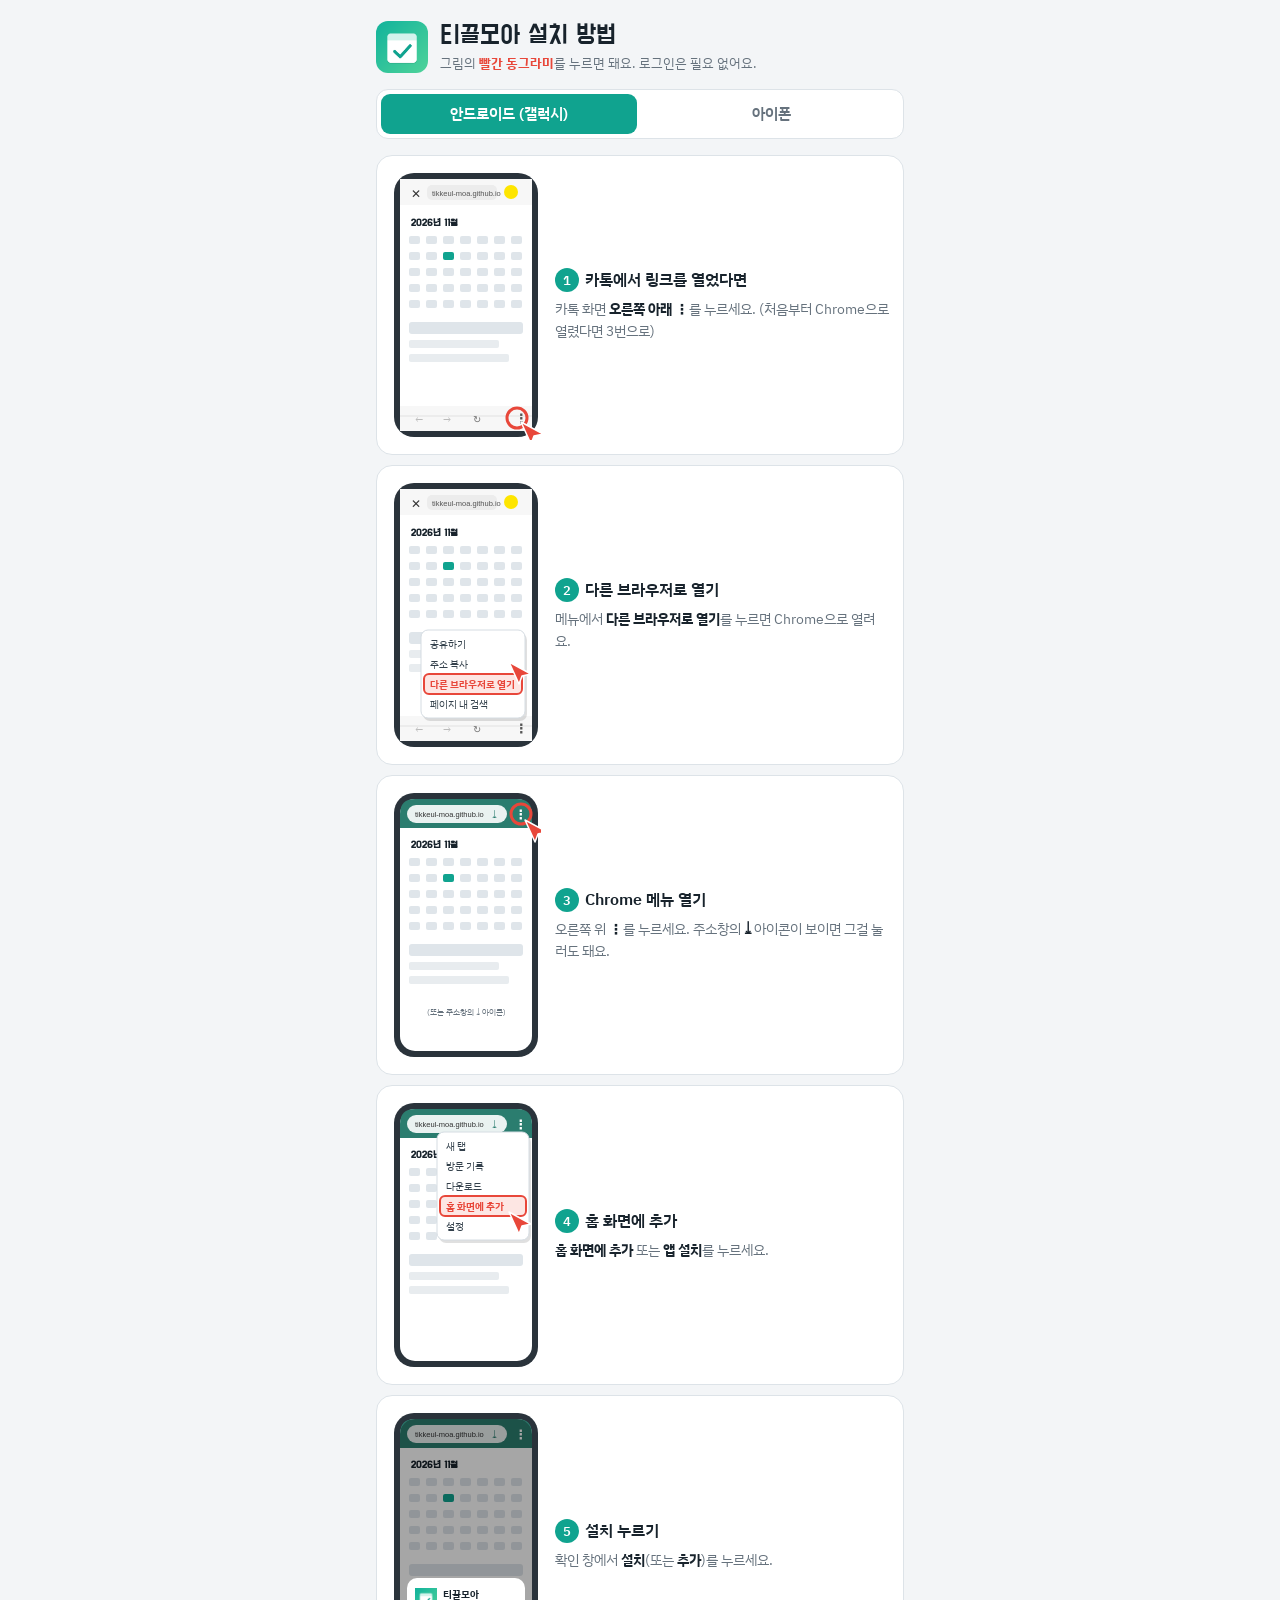
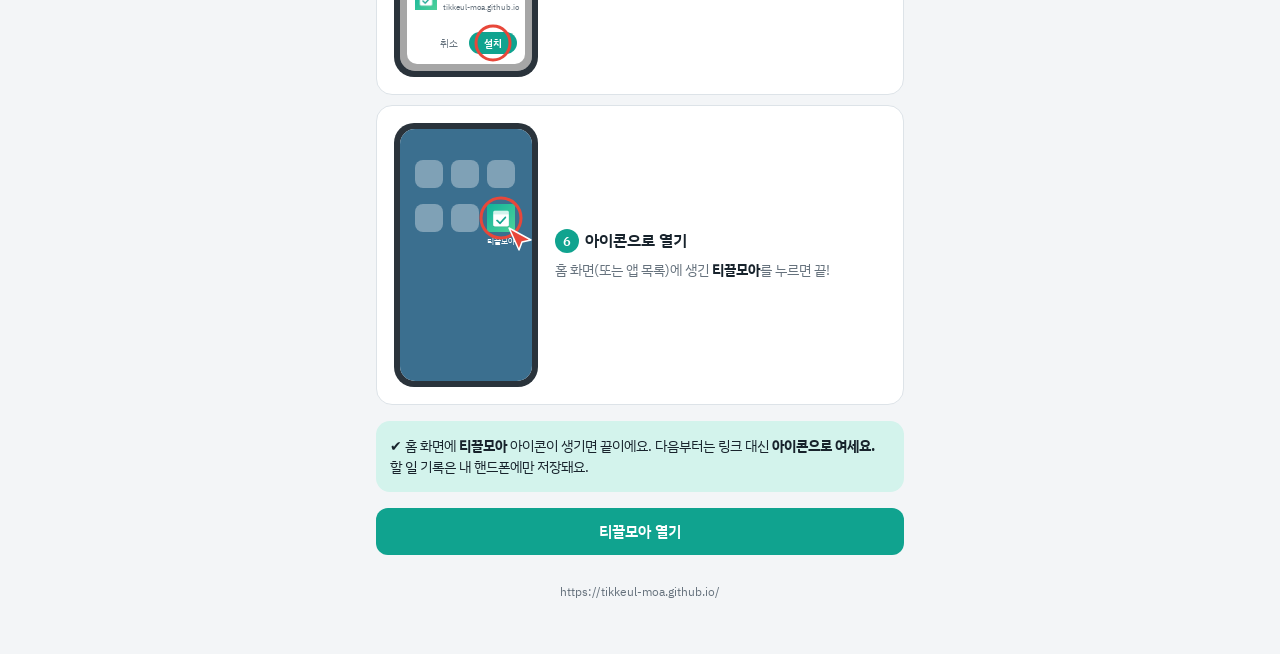
<file: guide.html>
<!doctype html>
<html lang="ko"><head>
<meta charset="utf-8">
<meta name="viewport" content="width=device-width,initial-scale=1,viewport-fit=cover">
<meta name="theme-color" content="#10a38f">
<title>티끌모아 설치 방법</title>
<link rel="icon" href="icon-192.png">
<link rel="stylesheet" href="https://fonts.googleapis.com/css2?family=IBM+Plex+Sans+KR:wght@400;500;600&family=Do+Hyeon&display=swap">
<style>
:root{
  --bg:#f3f5f7; --surface:#ffffff; --line:#dde3e8; --fg:#18232c; --muted:#66727d;
  --accent:#10a38f; --accent-soft:#d3f3ec; --hi:#e8473a;
  --display:"Do Hyeon","IBM Plex Sans KR",system-ui,sans-serif;
  --body:"IBM Plex Sans KR",system-ui,-apple-system,"Apple SD Gothic Neo","Malgun Gothic",sans-serif;
}
@media (prefers-color-scheme:dark){:root{--bg:#11181d;--surface:#1a232a;--line:#2b3740;--fg:#e6edf1;--muted:#93a1ab;--accent:#4fbfae;--accent-soft:#1d3a36;--hi:#ff6b5e;color-scheme:dark}}
*{box-sizing:border-box}
html{padding-top:env(safe-area-inset-top,0px);padding-bottom:env(safe-area-inset-bottom,0px)}
body{margin:0;background:var(--bg);color:var(--fg);font-family:var(--body);font-size:15px;line-height:1.55}
.wrap{max-width:560px;margin:0 auto;padding-block:20px 40px;padding-left:max(16px,env(safe-area-inset-left,0px));padding-right:max(16px,env(safe-area-inset-right,0px));display:flex;flex-direction:column;gap:16px}
.top{display:flex;align-items:center;gap:12px}
.top img{width:52px;height:52px;border-radius:12px}
h1{font-family:var(--display);font-weight:400;font-size:26px;margin:0;line-height:1.2}
.sub{color:var(--muted);font-size:13px;margin:2px 0 0}
.tabs{display:flex;gap:6px;background:var(--surface);border:1px solid var(--line);border-radius:12px;padding:4px}
.tabs button{flex:1;border:none;background:none;color:var(--muted);font:inherit;font-weight:600;padding:8px;border-radius:9px;cursor:pointer}
.tabs button[aria-selected="true"]{background:var(--accent);color:#fff}
button:focus-visible,a:focus-visible{outline:2px solid var(--accent);outline-offset:2px}
.step{background:var(--surface);border:1px solid var(--line);border-radius:16px;padding:14px;display:grid;grid-template-columns:150px 1fr;gap:14px;align-items:center}
.step svg{width:100%;height:auto;display:block}
.num{display:inline-grid;place-items:center;width:24px;height:24px;border-radius:50%;background:var(--accent);color:#fff;font-size:13px;font-weight:600;margin-right:6px}
.step h2{font-size:16px;margin:0 0 6px;display:flex;align-items:center;font-weight:600}
.step p{margin:0;color:var(--muted);font-size:14px}
.step p b{color:var(--fg)}
.done{background:var(--accent-soft);border-radius:14px;padding:14px;font-size:14px}
.go{display:block;text-align:center;background:var(--accent);color:#fff;text-decoration:none;font-weight:600;border-radius:12px;padding:12px}
.note{font-size:12px;color:var(--muted);text-align:center}
@media (max-width:420px){.step{grid-template-columns:118px 1fr;gap:12px;padding:12px}}
</style>
</head><body>
<div class="wrap">
  <div class="top">
    <img src="icon-192.png" alt="">
    <div><h1>티끌모아 설치 방법</h1><p class="sub">그림의 <b style="color:var(--hi)">빨간 동그라미</b>를 누르면 돼요. 로그인은 필요 없어요.</p></div>
  </div>
  <div class="tabs" role="tablist">
    <button role="tab" id="tA" aria-selected="true">안드로이드 (갤럭시)</button>
    <button role="tab" id="tI" aria-selected="false">아이폰</button>
  </div>
  <div id="steps"></div>
  <div class="done">✔ 홈 화면에 <b>티끌모아</b> 아이콘이 생기면 끝이에요. 다음부터는 링크 대신 <b>아이콘으로 여세요.</b><br>할 일 기록은 내 핸드폰에만 저장돼요.</div>
  <a class="go" href="./">티끌모아 열기</a>
  <p class="note">https://tikkeul-moa.github.io/</p>
</div>
<script>
const C={frame:'#2a333b',screen:'#ffffff',bar:'#eef1f4',ink:'#5d6974',acc:'#10a38f',hi:'#e8473a',menu:'#ffffff',kakao:'#fee500'};
// 공통: 핸드폰 틀 + 앱 화면(작은 달력)
function phone(inner){
  return '<svg viewBox="0 0 150 270" role="img"><rect x="3" y="3" width="144" height="264" rx="20" fill="'+C.frame+'"/>'+
  '<rect x="9" y="9" width="132" height="252" rx="15" fill="'+C.screen+'"/>'+inner+'</svg>';
}
function appBody(y){
  let s='<text x="20" y="'+(y+14)+'" font-size="10" font-weight="700" fill="#18232c" font-family="Do Hyeon,sans-serif">2026년 11월</text>';
  for(let r=0;r<5;r++)for(let c=0;c<7;c++){
    s+='<rect x="'+(18+c*17)+'" y="'+(y+24+r*16)+'" width="11" height="8" rx="2" fill="'+(r===1&&c===2?C.acc:'#dfe5ea')+'"/>';
  }
  s+='<rect x="18" y="'+(y+110)+'" width="114" height="12" rx="3" fill="#dfe5ea"/>';
  s+='<rect x="18" y="'+(y+128)+'" width="90" height="8" rx="2" fill="#e8ecef"/><rect x="18" y="'+(y+142)+'" width="100" height="8" rx="2" fill="#e8ecef"/>';
  return s;
}
const ring=(cx,cy,r)=>'<circle cx="'+cx+'" cy="'+cy+'" r="'+(r||11)+'" fill="none" stroke="'+C.hi+'" stroke-width="3"/>';
const hand=(x,y)=>'<g transform="translate('+x+' '+y+')"><path d="M0 0 l10 22 l3 -8 l9 -2 z" fill="'+C.hi+'" stroke="#fff" stroke-width="1.5" stroke-linejoin="round"/></g>';
function menu(x,y,w,items,hiIdx){
  let s='<rect x="'+(x+2)+'" y="'+(y+3)+'" width="'+w+'" height="'+(items.length*20+8)+'" rx="7" fill="#000" opacity=".12"/>';
  s+='<rect x="'+x+'" y="'+y+'" width="'+w+'" height="'+(items.length*20+8)+'" rx="7" fill="'+C.menu+'" stroke="#d5dce2"/>';
  items.forEach((t,i)=>{
    const yy=y+4+i*20;
    if(i===hiIdx) s+='<rect x="'+(x+3)+'" y="'+yy+'" width="'+(w-6)+'" height="20" rx="5" fill="#fde6e3" stroke="'+C.hi+'" stroke-width="2"/>';
    s+='<text x="'+(x+9)+'" y="'+(yy+14)+'" font-size="9.5" fill="'+(i===hiIdx?C.hi:'#33404b')+'" font-weight="'+(i===hiIdx?700:400)+'" font-family="IBM Plex Sans KR,sans-serif">'+t+'</text>';
  });
  return s;
}
function popup(title,btn){
  return '<rect x="9" y="9" width="132" height="252" rx="15" fill="#000" opacity=".35"/>'+
  '<rect x="16" y="168" width="118" height="86" rx="10" fill="#fff"/>'+
  '<image href="icon-192.png" x="24" y="178" width="22" height="22"/>'+
  '<text x="52" y="188" font-size="10" font-weight="700" fill="#18232c" font-family="IBM Plex Sans KR,sans-serif">'+title+'</text>'+
  '<text x="52" y="200" font-size="8" fill="#66727d" font-family="IBM Plex Sans KR,sans-serif">tikkeul-moa.github.io</text>'+
  '<rect x="78" y="222" width="48" height="22" rx="11" fill="'+C.acc+'"/>'+
  '<text x="102" y="237" text-anchor="middle" font-size="10" font-weight="700" fill="#fff" font-family="IBM Plex Sans KR,sans-serif">'+btn+'</text>'+
  '<text x="58" y="237" text-anchor="middle" font-size="10" fill="#66727d" font-family="IBM Plex Sans KR,sans-serif">취소</text>'+
  '<circle cx="102" cy="233" r="17" fill="none" stroke="'+C.hi+'" stroke-width="3"/>';
}
function homescreen(){
  let s='<rect x="9" y="9" width="132" height="252" rx="15" fill="#3b6f8f"/>';
  const apps=[[24,40],[60,40],[96,40],[24,84],[60,84]];
  apps.forEach(a=>{s+='<rect x="'+a[0]+'" y="'+a[1]+'" width="28" height="28" rx="8" fill="#ffffff" opacity=".35"/>';});
  s+='<image href="icon-192.png" x="96" y="84" width="28" height="28"/>';
  s+='<text x="110" y="124" text-anchor="middle" font-size="8" fill="#fff" font-family="IBM Plex Sans KR,sans-serif">티끌모아</text>';
  s+=ring(110,98,20)+hand(118,108);
  return s;
}
// 카카오톡 안 브라우저 (아래쪽 ⋮)
function kakao(withMenu,ios){
  let s='<rect x="9" y="9" width="132" height="26" rx="0" fill="#f7f7f7"/><path d="M9 24 q0 -15 15 -15 h102 q15 0 15 15 z" fill="#f7f7f7"/>'+
  '<text x="20" y="28" font-size="12" fill="#333">✕</text><rect x="36" y="15" width="70" height="15" rx="5" fill="#ececec"/>'+
  '<text x="41" y="26" font-size="7.5" fill="#555" font-family="sans-serif">tikkeul-moa.github.io</text><circle cx="120" cy="22" r="7" fill="'+C.kakao+'"/>';
  s+=appBody(42);
  s+='<rect x="9" y="236" width="132" height="25" fill="#f7f7f7"/><path d="M9 246 v0 h132" stroke="#e1e1e1"/>'+
  '<text x="24" y="253" font-size="10" fill="#bbb">←</text><text x="52" y="253" font-size="10" fill="#bbb">→</text><text x="82" y="253" font-size="10" fill="#777">↻</text>'+
  '<text x="124" y="253" font-size="13" font-weight="700" fill="#555">⋮</text>';
  if(!withMenu) s+=ring(126,248,10)+hand(130,252);
  else s+=menu(30,150,104,['공유하기','주소 복사','다른 브라우저로 열기','페이지 내 검색'],2)+hand(118,182);
  return s;
}
// 크롬 (위쪽 주소창, ⤓ 아이콘, ⋮)
function chrome(withMenu){
  let s='<path d="M9 24 q0 -15 15 -15 h102 q15 0 15 15 v14 h-132 z" fill="#2b7d6f"/>'+
  '<rect x="16" y="15" width="100" height="18" rx="9" fill="#ffffff" opacity=".9"/>'+
  '<text x="24" y="27" font-size="7.5" fill="#333" font-family="sans-serif">tikkeul-moa.github.io</text>'+
  '<text x="103" y="28" font-size="9" fill="#2b7d6f" text-anchor="middle">⤓</text>'+
  '<text x="130" y="29" font-size="13" font-weight="700" fill="#fff" text-anchor="middle">⋮</text>';
  s+=appBody(44);
  if(withMenu==='popup') return s+popup('티끌모아','설치');
  if(!withMenu) s+=ring(130,24,10)+hand(134,30)+'<text x="75" y="225" text-anchor="middle" font-size="8" fill="#66727d" font-family="IBM Plex Sans KR,sans-serif">(또는 주소창의 ⤓ 아이콘)</text>';
  else s+=menu(46,32,92,['새 탭','방문 기록','다운로드','홈 화면에 추가','설정'],3)+hand(118,112);
  return s;
}
// 사파리 (아래쪽 공유 버튼)
function safari(withSheet){
  let s='<rect x="9" y="9" width="132" height="20" fill="#f6f6f6"/><path d="M9 24 q0 -15 15 -15 h102 q15 0 15 15 z" fill="#f6f6f6"/>';
  s+=appBody(36);
  s+='<rect x="9" y="214" width="132" height="47" fill="#f6f6f6"/><rect x="22" y="220" width="106" height="16" rx="8" fill="#e6e6e6"/>'+
  '<text x="75" y="231" text-anchor="middle" font-size="7.5" fill="#444" font-family="sans-serif">tikkeul-moa.github.io</text>'+
  '<text x="26" y="252" font-size="10" fill="#2f7cf6">‹</text><text x="50" y="252" font-size="10" fill="#bbb">›</text>';
  s+='<g transform="translate(75 246)"><rect x="-5" y="-3" width="10" height="9" rx="1.5" fill="none" stroke="#2f7cf6" stroke-width="1.4"/><path d="M0 -9 v9 M-3 -6 l3 -3 l3 3" fill="none" stroke="#2f7cf6" stroke-width="1.4"/></g>';
  s+='<text x="100" y="252" font-size="10" fill="#2f7cf6">⧉</text><text x="122" y="252" font-size="10" fill="#2f7cf6">☰</text>';
  if(!withSheet) s+=ring(75,245,11)+hand(80,250);
  else{
    s+='<rect x="9" y="9" width="132" height="252" rx="15" fill="#000" opacity=".3"/>';
    s+='<rect x="9" y="120" width="132" height="141" rx="12" fill="#f2f2f7"/>';
    const it=['복사','책갈피 추가','즐겨찾기에 추가','홈 화면에 추가','페이지 내 찾기'];
    it.forEach((t,i)=>{const yy=132+i*22;
      s+='<rect x="18" y="'+yy+'" width="114" height="19" rx="5" fill="'+(i===3?'#fde6e3':'#fff')+'"'+(i===3?' stroke="'+C.hi+'" stroke-width="2"':'')+'/>';
      s+='<text x="26" y="'+(yy+13)+'" font-size="9.5" fill="'+(i===3?C.hi:'#222')+'" font-weight="'+(i===3?700:400)+'" font-family="IBM Plex Sans KR,sans-serif">'+t+'</text>';
      if(i===3) s+='<text x="122" y="'+(yy+14)+'" font-size="11" fill="'+C.hi+'" text-anchor="middle">⊞</text>';
    });
    s+=hand(118,206);
  }
  return s;
}
function iosAdd(){
  let s='<rect x="9" y="9" width="132" height="252" rx="15" fill="#f2f2f7"/>'+
  '<text x="22" y="34" font-size="9.5" fill="#2f7cf6" font-family="IBM Plex Sans KR,sans-serif">취소</text>'+
  '<text x="75" y="34" text-anchor="middle" font-size="9.5" font-weight="700" fill="#222" font-family="IBM Plex Sans KR,sans-serif">홈 화면에 추가</text>'+
  '<text x="128" y="34" text-anchor="end" font-size="9.5" font-weight="700" fill="#2f7cf6" font-family="IBM Plex Sans KR,sans-serif">추가</text>'+
  '<rect x="16" y="48" width="118" height="44" rx="8" fill="#fff"/><image href="icon-192.png" x="22" y="54" width="32" height="32"/>'+
  '<text x="62" y="68" font-size="10" fill="#222" font-family="IBM Plex Sans KR,sans-serif">티끌모아</text>'+
  '<text x="62" y="81" font-size="7.5" fill="#888" font-family="sans-serif">tikkeul-moa.github.io</text>'+
  ring(119,30,14)+hand(124,38);
  return s;
}
const STEPS={
  a:[
    [kakao(false),'카톡에서 링크를 열었다면','카톡 화면 <b>오른쪽 아래 ⋮</b>를 누르세요. (처음부터 Chrome으로 열렸다면 3번으로)'],
    [kakao(true),'다른 브라우저로 열기','메뉴에서 <b>다른 브라우저로 열기</b>를 누르면 Chrome으로 열려요.'],
    [chrome(false),'Chrome 메뉴 열기','오른쪽 위 <b>⋮</b>를 누르세요. 주소창의 <b>⤓</b> 아이콘이 보이면 그걸 눌러도 돼요.'],
    [chrome(true),'홈 화면에 추가','<b>홈 화면에 추가</b> 또는 <b>앱 설치</b>를 누르세요.'],
    [chrome('popup'),'설치 누르기','확인 창에서 <b>설치</b>(또는 <b>추가</b>)를 누르세요.'],
    [homescreen(),'아이콘으로 열기','홈 화면(또는 앱 목록)에 생긴 <b>티끌모아</b>를 누르면 끝!'],
  ],
  i:[
    [kakao(false,true),'카톡에서 링크를 열었다면','카톡 화면 <b>오른쪽 아래 ⋯</b>를 누르세요. (처음부터 Safari로 열렸다면 3번으로)'],
    [kakao(true,true).replace('다른 브라우저로 열기','Safari로 열기'),'Safari로 열기','메뉴에서 <b>Safari로 열기</b>(또는 다른 브라우저로 열기)를 누르세요.'],
    [safari(false),'공유 버튼 누르기','화면 아래쪽 가운데 <b>공유 버튼(□↑)</b>을 누르세요.'],
    [safari(true),'홈 화면에 추가','메뉴를 아래로 내려 <b>홈 화면에 추가</b>를 누르세요.'],
    [iosAdd(),'추가 누르기','오른쪽 위 <b>추가</b>를 누르세요.'],
    [homescreen(),'아이콘으로 열기','홈 화면에 생긴 <b>티끌모아</b>를 누르면 끝!'],
  ]
};
function draw(k){
  document.getElementById('steps').innerHTML='<div style="display:flex;flex-direction:column;gap:10px">'+
    STEPS[k].map((s,i)=>'<section class="step">'+(s[0].startsWith('<svg')?s[0]:phone(s[0]))+
      '<div><h2><span class="num">'+(i+1)+'</span>'+s[1]+'</h2><p>'+s[2]+'</p></div></section>').join('')+'</div>';
  document.getElementById('tA').setAttribute('aria-selected',k==='a');
  document.getElementById('tI').setAttribute('aria-selected',k==='i');
}
document.getElementById('tA').onclick=()=>draw('a');
document.getElementById('tI').onclick=()=>draw('i');
draw(/iPhone|iPad|iPod/i.test(navigator.userAgent)?'i':'a');
</script>
</body></html>
</file>
